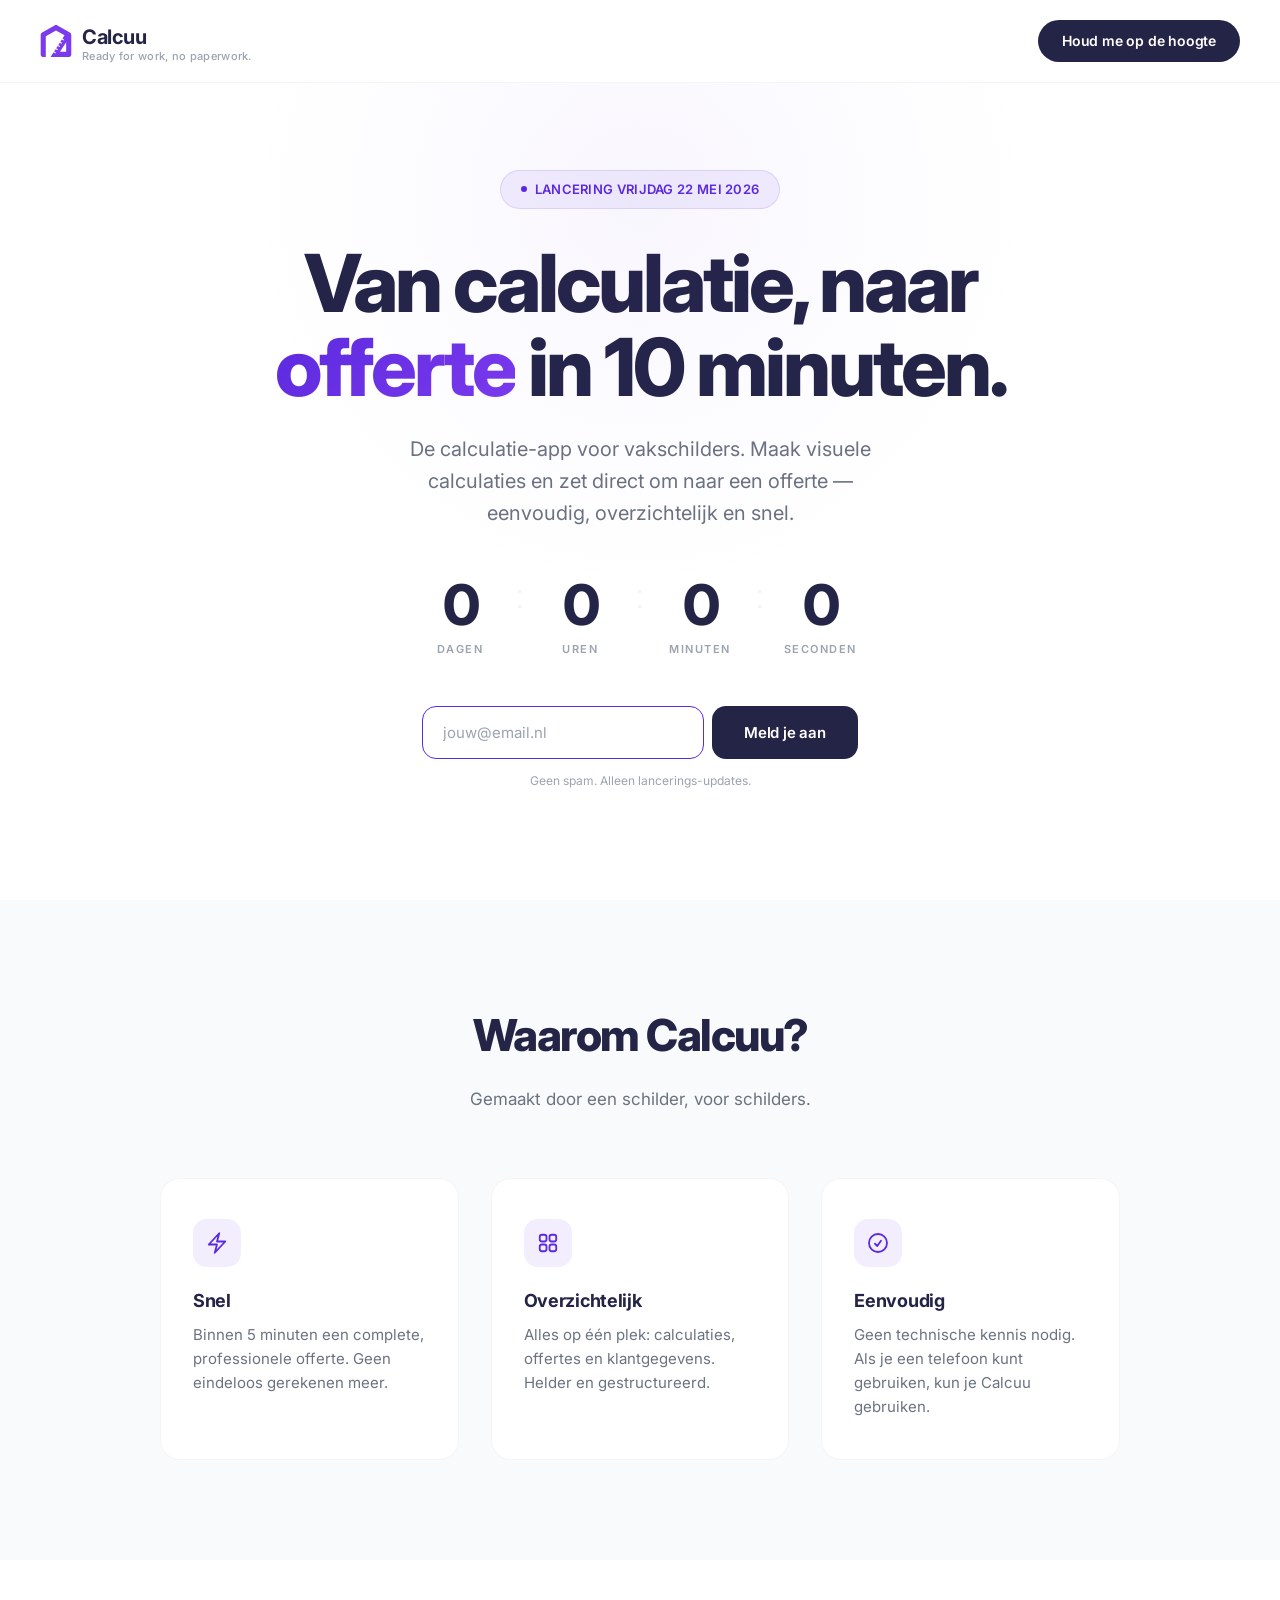
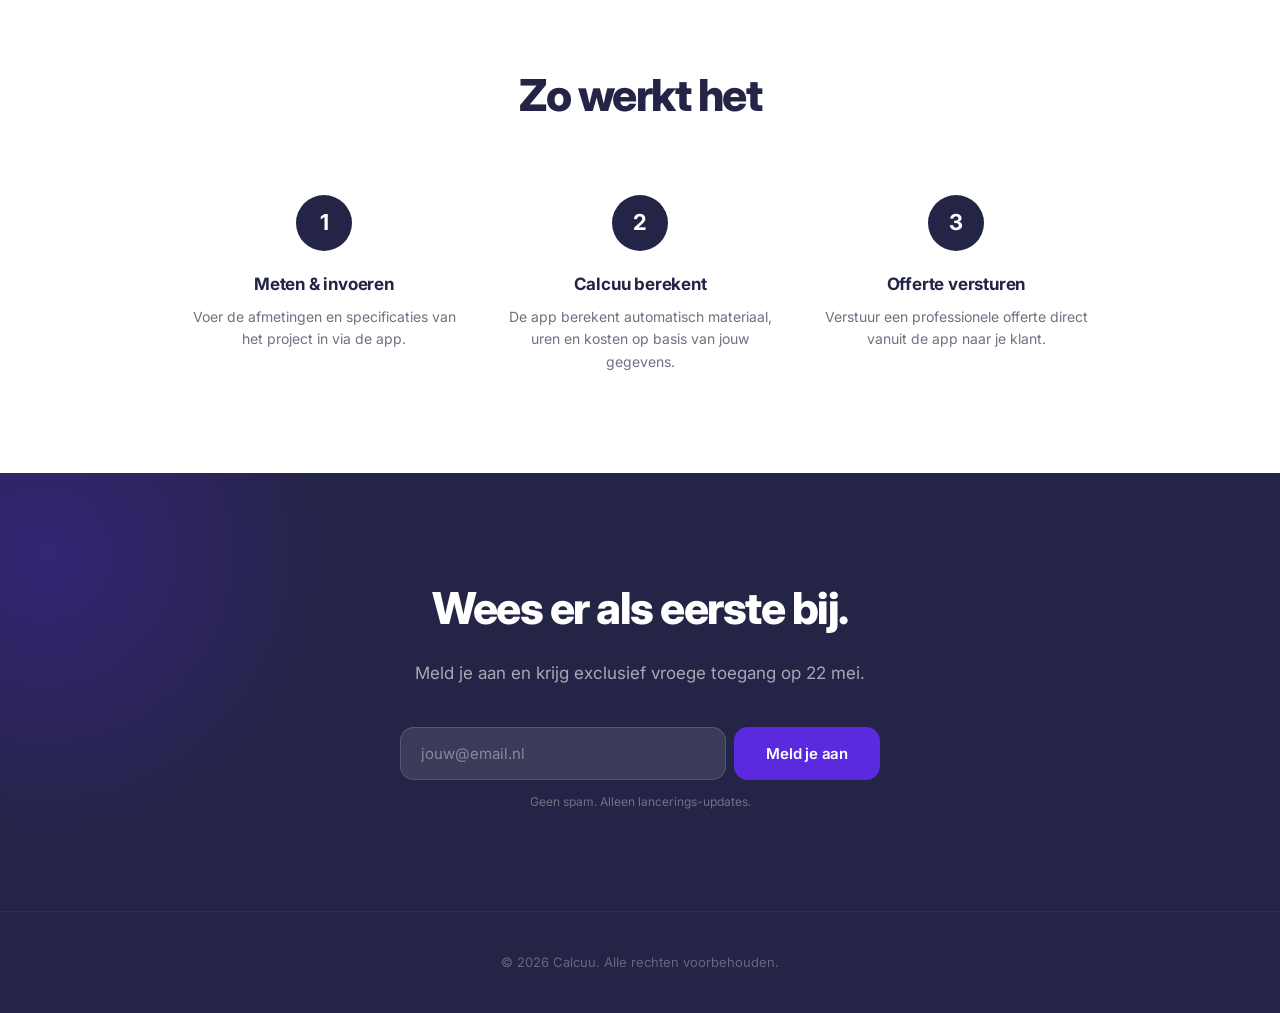
<file: public/signup/index.html>
<!DOCTYPE html>
<html lang="nl">
<head>
    <meta charset="UTF-8">
    <meta name="viewport" content="width=device-width, initial-scale=1.0">
    <title>Calcuu — Maak binnen 5 min een offerte</title>
    <meta name="description" content="Calcuu: de calculatie-app voor schilders. Binnen 5 minuten een professionele offerte. Lancering vrijdag 22 mei 2026.">
    <link rel="preconnect" href="https://fonts.googleapis.com">
    <link rel="preconnect" href="https://fonts.gstatic.com" crossorigin>
    <link href="https://fonts.googleapis.com/css2?family=Inter:wght@400;500;600;700;800&display=swap" rel="stylesheet">
    <style>
        *, *::before, *::after {
            margin: 0;
            padding: 0;
            box-sizing: border-box;
        }

        :root {
            --deep: #242447;
            --purple: #5B29DE;
            --purple-light: #7C3AED;
            --purple-glow: rgba(91, 41, 222, 0.08);
            --white: #FFFFFF;
            --gray-50: #F9FAFB;
            --gray-100: #F3F4F6;
            --gray-400: #9CA3AF;
            --gray-500: #6B7280;
            --gray-600: #4B5563;
            --gray-900: #111827;
        }

        html {
            scroll-behavior: smooth;
            -webkit-font-smoothing: antialiased;
            -moz-osx-font-smoothing: grayscale;
        }

        body {
            font-family: 'Inter', -apple-system, BlinkMacSystemFont, 'Segoe UI', sans-serif;
            color: var(--gray-900);
            background: var(--white);
            line-height: 1.6;
            overflow-x: hidden;
        }

        /* ===== NAVIGATION ===== */
        nav {
            position: fixed;
            top: 0;
            left: 0;
            right: 0;
            z-index: 100;
            padding: 20px 40px;
            display: flex;
            align-items: center;
            justify-content: space-between;
            background: rgba(255, 255, 255, 0.92);
            backdrop-filter: blur(20px);
            -webkit-backdrop-filter: blur(20px);
            border-bottom: 1px solid rgba(0, 0, 0, 0.04);
            transition: all 0.3s ease;
        }

        .nav-logo {
            display: flex;
            align-items: center;
            gap: 10px;
            text-decoration: none;
        }

        .nav-logo svg {
            width: 32px;
            height: 32px;
        }

        .nav-logo span {
            font-size: 20px;
            font-weight: 700;
            color: var(--deep);
            letter-spacing: -0.5px;
        }

        .nav-logo .slogan {
            font-size: 11px;
            font-weight: 500;
            color: var(--gray-400);
            letter-spacing: 0.3px;
            display: block;
            line-height: 1;
            margin-top: -2px;
        }

        .nav-cta {
            display: inline-flex;
            align-items: center;
            padding: 10px 24px;
            background: var(--deep);
            color: var(--white);
            font-size: 14px;
            font-weight: 600;
            border-radius: 100px;
            text-decoration: none;
            transition: all 0.2s ease;
            letter-spacing: -0.2px;
        }

        .nav-cta:hover {
            background: var(--purple);
            transform: translateY(-1px);
        }

        /* ===== HERO ===== */
        .hero {
            min-height: 100vh;
            display: flex;
            flex-direction: column;
            align-items: center;
            justify-content: center;
            text-align: center;
            padding: 140px 24px 80px;
            position: relative;
        }

        .hero::before {
            content: '';
            position: absolute;
            top: -200px;
            left: 50%;
            transform: translateX(-50%);
            width: 800px;
            height: 800px;
            background: radial-gradient(circle, rgba(91, 41, 222, 0.04) 0%, transparent 70%);
            pointer-events: none;
        }

        .launch-badge {
            display: inline-flex;
            align-items: center;
            gap: 8px;
            padding: 8px 20px;
            background: var(--purple-glow);
            border: 1px solid rgba(91, 41, 222, 0.12);
            border-radius: 100px;
            font-size: 13px;
            font-weight: 600;
            color: var(--purple);
            margin-bottom: 32px;
            letter-spacing: 0.3px;
            text-transform: uppercase;
        }

        .launch-badge .dot {
            width: 6px;
            height: 6px;
            background: var(--purple);
            border-radius: 50%;
            animation: pulse 2s infinite;
        }

        @keyframes pulse {
            0%, 100% { opacity: 1; }
            50% { opacity: 0.4; }
        }

        .hero h1 {
            font-size: clamp(40px, 7vw, 80px);
            font-weight: 800;
            line-height: 1.05;
            letter-spacing: -3px;
            color: var(--deep);
            max-width: 800px;
            margin-bottom: 24px;
        }

        .hero h1 span {
            background: linear-gradient(135deg, var(--purple), var(--purple-light));
            -webkit-background-clip: text;
            -webkit-text-fill-color: transparent;
            background-clip: text;
        }

        .hero-sub {
            font-size: clamp(17px, 2.2vw, 20px);
            color: var(--gray-500);
            max-width: 480px;
            line-height: 1.6;
            margin-bottom: 48px;
            font-weight: 400;
        }

        /* ===== COUNTDOWN ===== */
        .countdown {
            display: flex;
            gap: 16px;
            margin-bottom: 48px;
        }

        .countdown-item {
            display: flex;
            flex-direction: column;
            align-items: center;
            min-width: 80px;
        }

        .countdown-number {
            font-size: clamp(36px, 5vw, 56px);
            font-weight: 800;
            color: var(--deep);
            letter-spacing: -2px;
            line-height: 1;
        }

        .countdown-label {
            font-size: 11px;
            font-weight: 600;
            color: var(--gray-400);
            text-transform: uppercase;
            letter-spacing: 1.5px;
            margin-top: 8px;
        }

        .countdown-separator {
            font-size: 36px;
            font-weight: 300;
            color: var(--gray-100);
            line-height: 1;
            align-self: flex-start;
        }

        /* ===== EMAIL FORM ===== */
        .signup-form {
            display: flex;
            gap: 8px;
            width: 100%;
            max-width: 480px;
        }

        .signup-form input {
            flex: 1;
            padding: 16px 20px;
            font-size: 15px;
            font-family: 'Inter', sans-serif;
            border: 1.5px solid var(--purple);
            border-radius: 14px;
            background: var(--white);
            color: var(--gray-900);
            outline: none;
            transition: all 0.2s ease;
        }

        .signup-form input::placeholder {
            color: var(--gray-400);
        }

        .signup-form input:focus {
            border-color: var(--purple);
            background: var(--white);
            box-shadow: 0 0 0 4px rgba(91, 41, 222, 0.08);
        }

        .signup-form button {
            padding: 16px 32px;
            font-size: 15px;
            font-weight: 600;
            font-family: 'Inter', sans-serif;
            background: var(--deep);
            color: var(--white);
            border: none;
            border-radius: 14px;
            cursor: pointer;
            white-space: nowrap;
            transition: all 0.2s ease;
            letter-spacing: -0.2px;
        }

        .signup-form button:hover {
            background: var(--purple);
            transform: translateY(-1px);
            box-shadow: 0 8px 24px rgba(91, 41, 222, 0.25);
        }

        .signup-note {
            font-size: 12px;
            color: var(--gray-400);
            margin-top: 12px;
        }

        /* ===== SUCCESS MESSAGE ===== */
        .signup-success {
            display: none;
            flex-direction: column;
            align-items: center;
            gap: 8px;
        }

        .signup-success .checkmark {
            width: 48px;
            height: 48px;
            background: rgba(34, 197, 94, 0.1);
            border-radius: 50%;
            display: flex;
            align-items: center;
            justify-content: center;
            margin-bottom: 4px;
        }

        .signup-success .checkmark svg {
            width: 24px;
            height: 24px;
            color: #22C55E;
        }

        .signup-success h3 {
            font-size: 18px;
            font-weight: 700;
            color: var(--deep);
        }

        .signup-success p {
            font-size: 14px;
            color: var(--gray-500);
        }

        /* ===== USP SECTION ===== */
        .usp-section {
            padding: 100px 24px;
            background: var(--gray-50);
        }

        .usp-section h2 {
            text-align: center;
            font-size: clamp(28px, 4vw, 44px);
            font-weight: 800;
            color: var(--deep);
            letter-spacing: -1.5px;
            margin-bottom: 16px;
        }

        .usp-subtitle {
            text-align: center;
            font-size: 17px;
            color: var(--gray-500);
            margin-bottom: 64px;
            max-width: 500px;
            margin-left: auto;
            margin-right: auto;
        }

        .usp-grid {
            display: grid;
            grid-template-columns: repeat(3, 1fr);
            gap: 32px;
            max-width: 960px;
            margin: 0 auto;
        }

        .usp-card {
            padding: 40px 32px;
            background: var(--white);
            border-radius: 20px;
            border: 1px solid rgba(0, 0, 0, 0.04);
            transition: all 0.3s ease;
        }

        .usp-card:hover {
            transform: translateY(-4px);
            box-shadow: 0 20px 40px rgba(0, 0, 0, 0.06);
        }

        .usp-icon {
            width: 48px;
            height: 48px;
            background: var(--purple-glow);
            border-radius: 14px;
            display: flex;
            align-items: center;
            justify-content: center;
            margin-bottom: 20px;
        }

        .usp-icon svg {
            width: 24px;
            height: 24px;
            color: var(--purple);
        }

        .usp-card h3 {
            font-size: 18px;
            font-weight: 700;
            color: var(--deep);
            margin-bottom: 8px;
            letter-spacing: -0.3px;
        }

        .usp-card p {
            font-size: 15px;
            color: var(--gray-500);
            line-height: 1.6;
        }

        /* ===== HOW IT WORKS ===== */
        .how-section {
            padding: 100px 24px;
        }

        .how-section h2 {
            text-align: center;
            font-size: clamp(28px, 4vw, 44px);
            font-weight: 800;
            color: var(--deep);
            letter-spacing: -1.5px;
            margin-bottom: 64px;
        }

        .steps {
            display: flex;
            gap: 48px;
            max-width: 900px;
            margin: 0 auto;
            align-items: flex-start;
        }

        .step {
            flex: 1;
            text-align: center;
        }

        .step-number {
            width: 56px;
            height: 56px;
            border-radius: 50%;
            background: var(--deep);
            color: var(--white);
            font-size: 22px;
            font-weight: 700;
            display: flex;
            align-items: center;
            justify-content: center;
            margin: 0 auto 20px;
        }

        .step h3 {
            font-size: 17px;
            font-weight: 700;
            color: var(--deep);
            margin-bottom: 8px;
            letter-spacing: -0.2px;
        }

        .step p {
            font-size: 14px;
            color: var(--gray-500);
            line-height: 1.6;
        }

        /* ===== FINAL CTA ===== */
        .cta-section {
            padding: 100px 24px;
            text-align: center;
            background: var(--deep);
            position: relative;
            overflow: hidden;
        }

        .cta-section::before {
            content: '';
            position: absolute;
            top: -50%;
            left: -20%;
            width: 600px;
            height: 600px;
            background: radial-gradient(circle, rgba(91, 41, 222, 0.3) 0%, transparent 70%);
            pointer-events: none;
        }

        .cta-section h2 {
            font-size: clamp(28px, 4vw, 44px);
            font-weight: 800;
            color: var(--white);
            letter-spacing: -1.5px;
            margin-bottom: 16px;
            position: relative;
        }

        .cta-section .cta-sub {
            font-size: 17px;
            color: rgba(255, 255, 255, 0.6);
            margin-bottom: 40px;
            position: relative;
        }

        .cta-section .signup-form {
            margin: 0 auto;
            position: relative;
        }

        .cta-section .signup-form input {
            background: rgba(255, 255, 255, 0.1);
            border-color: rgba(255, 255, 255, 0.15);
            color: var(--white);
        }

        .cta-section .signup-form input::placeholder {
            color: rgba(255, 255, 255, 0.4);
        }

        .cta-section .signup-form input:focus {
            border-color: var(--purple-light);
            background: rgba(255, 255, 255, 0.15);
            box-shadow: 0 0 0 4px rgba(124, 58, 237, 0.2);
        }

        .cta-section .signup-form button {
            background: var(--purple);
        }

        .cta-section .signup-form button:hover {
            background: var(--purple-light);
        }

        .cta-section .signup-note {
            color: rgba(255, 255, 255, 0.35);
            position: relative;
        }

        .cta-section .signup-success h3 {
            color: var(--white);
        }

        .cta-section .signup-success p {
            color: rgba(255, 255, 255, 0.6);
        }

        /* ===== FOOTER ===== */
        footer {
            padding: 40px 24px;
            background: var(--deep);
            border-top: 1px solid rgba(255, 255, 255, 0.06);
            text-align: center;
        }

        footer p {
            font-size: 13px;
            color: rgba(255, 255, 255, 0.3);
        }

        /* ===== RESPONSIVE ===== */
        @media (max-width: 768px) {
            nav {
                padding: 16px 20px;
            }

            .hero {
                padding: 120px 20px 60px;
            }

            .hero h1 {
                letter-spacing: -1.5px;
            }

            .countdown {
                gap: 8px;
            }

            .countdown-item {
                min-width: 60px;
            }

            .signup-form {
                flex-direction: column;
            }

            .signup-form button {
                width: 100%;
            }

            .usp-grid {
                grid-template-columns: 1fr;
                gap: 16px;
            }

            .usp-card {
                padding: 28px 24px;
            }

            .steps {
                flex-direction: column;
                gap: 32px;
            }

            .cta-section .signup-form {
                flex-direction: column;
            }
        }

        /* ===== ANIMATIONS ===== */
        .fade-in {
            opacity: 0;
            transform: translateY(20px);
            transition: all 0.6s cubic-bezier(0.16, 1, 0.3, 1);
        }

        .fade-in.visible {
            opacity: 1;
            transform: translateY(0);
        }
    </style>
</head>
<body>

    <!-- NAV -->
    <nav>
        <a href="#" class="nav-logo">
            <svg viewBox="0 0 263 275" fill="none" xmlns="http://www.w3.org/2000/svg">
                <path d="M218.879 230.392H165.468L218.879 147.789V230.392ZM250.233 64.808L143.747 3.32799C136.061 -1.10935 126.592 -1.10935 118.907 3.32799L12.42 64.8067C4.73467 69.244 0 77.4453 0 86.32V255.644C0 265.875 8.29334 274.169 18.524 274.169H43.776V97.252L131.327 46.704L204.829 89.1413L187.069 116.608L202.181 126.305L197.107 134.215L181.967 124.5L169.172 144.287L184.284 153.983L179.209 161.892L164.069 152.177L151.279 171.96L166.389 181.656L161.315 189.565L146.175 179.852L133.384 199.635L148.495 209.329L143.42 217.24L128.281 207.525L115.491 227.307L130.603 237.003L125.528 244.913L110.388 235.199L85.1893 274.169L244.065 274.167C254.332 274.167 262.653 265.844 262.653 255.579V86.3213C262.653 77.4467 257.919 69.2453 250.233 64.808Z" fill="#7C3AED"/>
            </svg>
            <div>
                <span>Calcuu</span>
                <span class="slogan">Ready for work, no paperwork.</span>
            </div>
        </a>
        <a href="#signup" class="nav-cta">Houd me op de hoogte</a>
    </nav>

    <!-- HERO -->
    <section class="hero">
        <div class="launch-badge">
            <span class="dot"></span>
            Lancering vrijdag 22 mei 2026
        </div>

        <h1>Van calculatie, naar<br><span>offerte</span> in 10 minuten.</h1>

        <p class="hero-sub">De calculatie-app voor vakschilders. Maak visuele calculaties en zet direct om naar een offerte — eenvoudig, overzichtelijk en snel.</p>

        <!-- COUNTDOWN -->
        <div class="countdown" id="countdown">
            <div class="countdown-item">
                <span class="countdown-number" id="days">--</span>
                <span class="countdown-label">Dagen</span>
            </div>
            <span class="countdown-separator">:</span>
            <div class="countdown-item">
                <span class="countdown-number" id="hours">--</span>
                <span class="countdown-label">Uren</span>
            </div>
            <span class="countdown-separator">:</span>
            <div class="countdown-item">
                <span class="countdown-number" id="minutes">--</span>
                <span class="countdown-label">Minuten</span>
            </div>
            <span class="countdown-separator">:</span>
            <div class="countdown-item">
                <span class="countdown-number" id="seconds">--</span>
                <span class="countdown-label">Seconden</span>
            </div>
        </div>

        <!-- SIGNUP FORM -->
        <div id="signup">
            <form class="signup-form" id="hero-form" onsubmit="handleMailerLite(event, 'hero')">
                <input type="email" name="fields[email]" placeholder="jouw@email.nl" required autocomplete="email">
                <button type="submit">Meld je aan</button>
            </form>
            <div class="signup-success" id="hero-success">
                <div class="checkmark">
                    <svg xmlns="http://www.w3.org/2000/svg" fill="none" viewBox="0 0 24 24" stroke-width="2.5" stroke="currentColor"><path stroke-linecap="round" stroke-linejoin="round" d="M4.5 12.75l6 6 9-13.5" /></svg>
                </div>
                <h3>Je staat op de lijst!</h3>
                <p>We houden je op de hoogte van de lancering.</p>
            </div>
            <p class="signup-note">Geen spam. Alleen lancerings-updates.</p>
        </div>
    </section>

    <!-- USP -->
    <section class="usp-section">
        <h2 class="fade-in">Waarom Calcuu?</h2>
        <p class="usp-subtitle fade-in">Gemaakt door een schilder, voor schilders.</p>
        <div class="usp-grid">
            <div class="usp-card fade-in">
                <div class="usp-icon">
                    <svg xmlns="http://www.w3.org/2000/svg" fill="none" viewBox="0 0 24 24" stroke-width="1.8" stroke="currentColor"><path stroke-linecap="round" stroke-linejoin="round" d="M3.75 13.5l10.5-11.25L12 10.5h8.25L9.75 21.75 12 13.5H3.75z" /></svg>
                </div>
                <h3>Snel</h3>
                <p>Binnen 5 minuten een complete, professionele offerte. Geen eindeloos gerekenen meer.</p>
            </div>
            <div class="usp-card fade-in">
                <div class="usp-icon">
                    <svg xmlns="http://www.w3.org/2000/svg" fill="none" viewBox="0 0 24 24" stroke-width="1.8" stroke="currentColor"><path stroke-linecap="round" stroke-linejoin="round" d="M3.75 6A2.25 2.25 0 016 3.75h2.25A2.25 2.25 0 0110.5 6v2.25a2.25 2.25 0 01-2.25 2.25H6a2.25 2.25 0 01-2.25-2.25V6zM3.75 15.75A2.25 2.25 0 016 13.5h2.25a2.25 2.25 0 012.25 2.25V18a2.25 2.25 0 01-2.25 2.25H6A2.25 2.25 0 013.75 18v-2.25zM13.5 6a2.25 2.25 0 012.25-2.25H18A2.25 2.25 0 0120.25 6v2.25A2.25 2.25 0 0118 10.5h-2.25a2.25 2.25 0 01-2.25-2.25V6zM13.5 15.75a2.25 2.25 0 012.25-2.25H18a2.25 2.25 0 012.25 2.25V18A2.25 2.25 0 0118 20.25h-2.25A2.25 2.25 0 0113.5 18v-2.25z" /></svg>
                </div>
                <h3>Overzichtelijk</h3>
                <p>Alles op één plek: calculaties, offertes en klantgegevens. Helder en gestructureerd.</p>
            </div>
            <div class="usp-card fade-in">
                <div class="usp-icon">
                    <svg xmlns="http://www.w3.org/2000/svg" fill="none" viewBox="0 0 24 24" stroke-width="1.8" stroke="currentColor"><path stroke-linecap="round" stroke-linejoin="round" d="M9 12.75L11.25 15 15 9.75M21 12a9 9 0 11-18 0 9 9 0 0118 0z" /></svg>
                </div>
                <h3>Eenvoudig</h3>
                <p>Geen technische kennis nodig. Als je een telefoon kunt gebruiken, kun je Calcuu gebruiken.</p>
            </div>
        </div>
    </section>

    <!-- HOW IT WORKS -->
    <section class="how-section">
        <h2 class="fade-in">Zo werkt het</h2>
        <div class="steps">
            <div class="step fade-in">
                <div class="step-number">1</div>
                <h3>Meten & invoeren</h3>
                <p>Voer de afmetingen en specificaties van het project in via de app.</p>
            </div>
            <div class="step fade-in">
                <div class="step-number">2</div>
                <h3>Calcuu berekent</h3>
                <p>De app berekent automatisch materiaal, uren en kosten op basis van jouw gegevens.</p>
            </div>
            <div class="step fade-in">
                <div class="step-number">3</div>
                <h3>Offerte versturen</h3>
                <p>Verstuur een professionele offerte direct vanuit de app naar je klant.</p>
            </div>
        </div>
    </section>

    <!-- FINAL CTA -->
    <section class="cta-section">
        <h2 class="fade-in">Wees er als eerste bij.</h2>
        <p class="cta-sub fade-in">Meld je aan en krijg exclusief vroege toegang op 22 mei.</p>
        <form class="signup-form fade-in" id="cta-form" onsubmit="handleMailerLite(event, 'cta')">
            <input type="email" name="fields[email]" placeholder="jouw@email.nl" required autocomplete="email">
            <button type="submit">Meld je aan</button>
        </form>
        <div class="signup-success" id="cta-success">
            <div class="checkmark">
                <svg xmlns="http://www.w3.org/2000/svg" fill="none" viewBox="0 0 24 24" stroke-width="2.5" stroke="currentColor"><path stroke-linecap="round" stroke-linejoin="round" d="M4.5 12.75l6 6 9-13.5" /></svg>
            </div>
            <h3>Je staat op de lijst!</h3>
            <p>We houden je op de hoogte van de lancering.</p>
        </div>
        <p class="signup-note fade-in">Geen spam. Alleen lancerings-updates.</p>
    </section>

    <!-- FOOTER -->
    <footer>
        <p>&copy; 2026 Calcuu. Alle rechten voorbehouden.</p>
    </footer>

    <script>
        // ===== COUNTDOWN =====
        function updateCountdown() {
            const launch = new Date('2026-05-22T00:00:00').getTime();
            const now = new Date().getTime();
            const diff = launch - now;

            if (diff <= 0) {
                document.getElementById('days').textContent = '0';
                document.getElementById('hours').textContent = '0';
                document.getElementById('minutes').textContent = '0';
                document.getElementById('seconds').textContent = '0';
                return;
            }

            const days = Math.floor(diff / (1000 * 60 * 60 * 24));
            const hours = Math.floor((diff % (1000 * 60 * 60 * 24)) / (1000 * 60 * 60));
            const minutes = Math.floor((diff % (1000 * 60 * 60)) / (1000 * 60));
            const seconds = Math.floor((diff % (1000 * 60)) / 1000);

            document.getElementById('days').textContent = days;
            document.getElementById('hours').textContent = String(hours).padStart(2, '0');
            document.getElementById('minutes').textContent = String(minutes).padStart(2, '0');
            document.getElementById('seconds').textContent = String(seconds).padStart(2, '0');
        }

        updateCountdown();
        setInterval(updateCountdown, 1000);

        // ===== SCROLL ANIMATIONS =====
        const observer = new IntersectionObserver((entries) => {
            entries.forEach(entry => {
                if (entry.isIntersecting) {
                    entry.target.classList.add('visible');
                }
            });
        }, { threshold: 0.1 });

        document.querySelectorAll('.fade-in').forEach(el => observer.observe(el));

        // ===== MAILERLITE FORM HANDLING =====
        function handleMailerLite(event, formId) {
            event.preventDefault();
            var form = document.getElementById(formId + '-form');
            var success = document.getElementById(formId + '-success');
            var email = form.querySelector('input[type="email"]').value;

            // Toon succesmelding direct
            form.style.display = 'none';
            success.style.display = 'flex';

            // Verberg "geen spam" tekst
            var notes = form.parentElement.querySelectorAll('.signup-note');
            for (var i = 0; i < notes.length; i++) {
                notes[i].style.display = 'none';
            }

            // Verstuur naar MailerLite op de achtergrond
            try {
                var formData = new FormData();
                formData.append('fields[email]', email);
                formData.append('ml-submit', '1');
                formData.append('anticsrf', 'true');
                fetch('https://assets.mailerlite.com/jsonp/1131892/forms/184207250507695174/subscribe', {
                    method: 'POST',
                    body: formData,
                    mode: 'no-cors'
                });
            } catch(e) {}
        }
    </script>
    <script src="https://groot.mailerlite.com/js/w/webforms.min.js?v95037e5bac78f29ed026832ca21a7c7b" type="text/javascript"></script>

</body>
</html>
</file>
